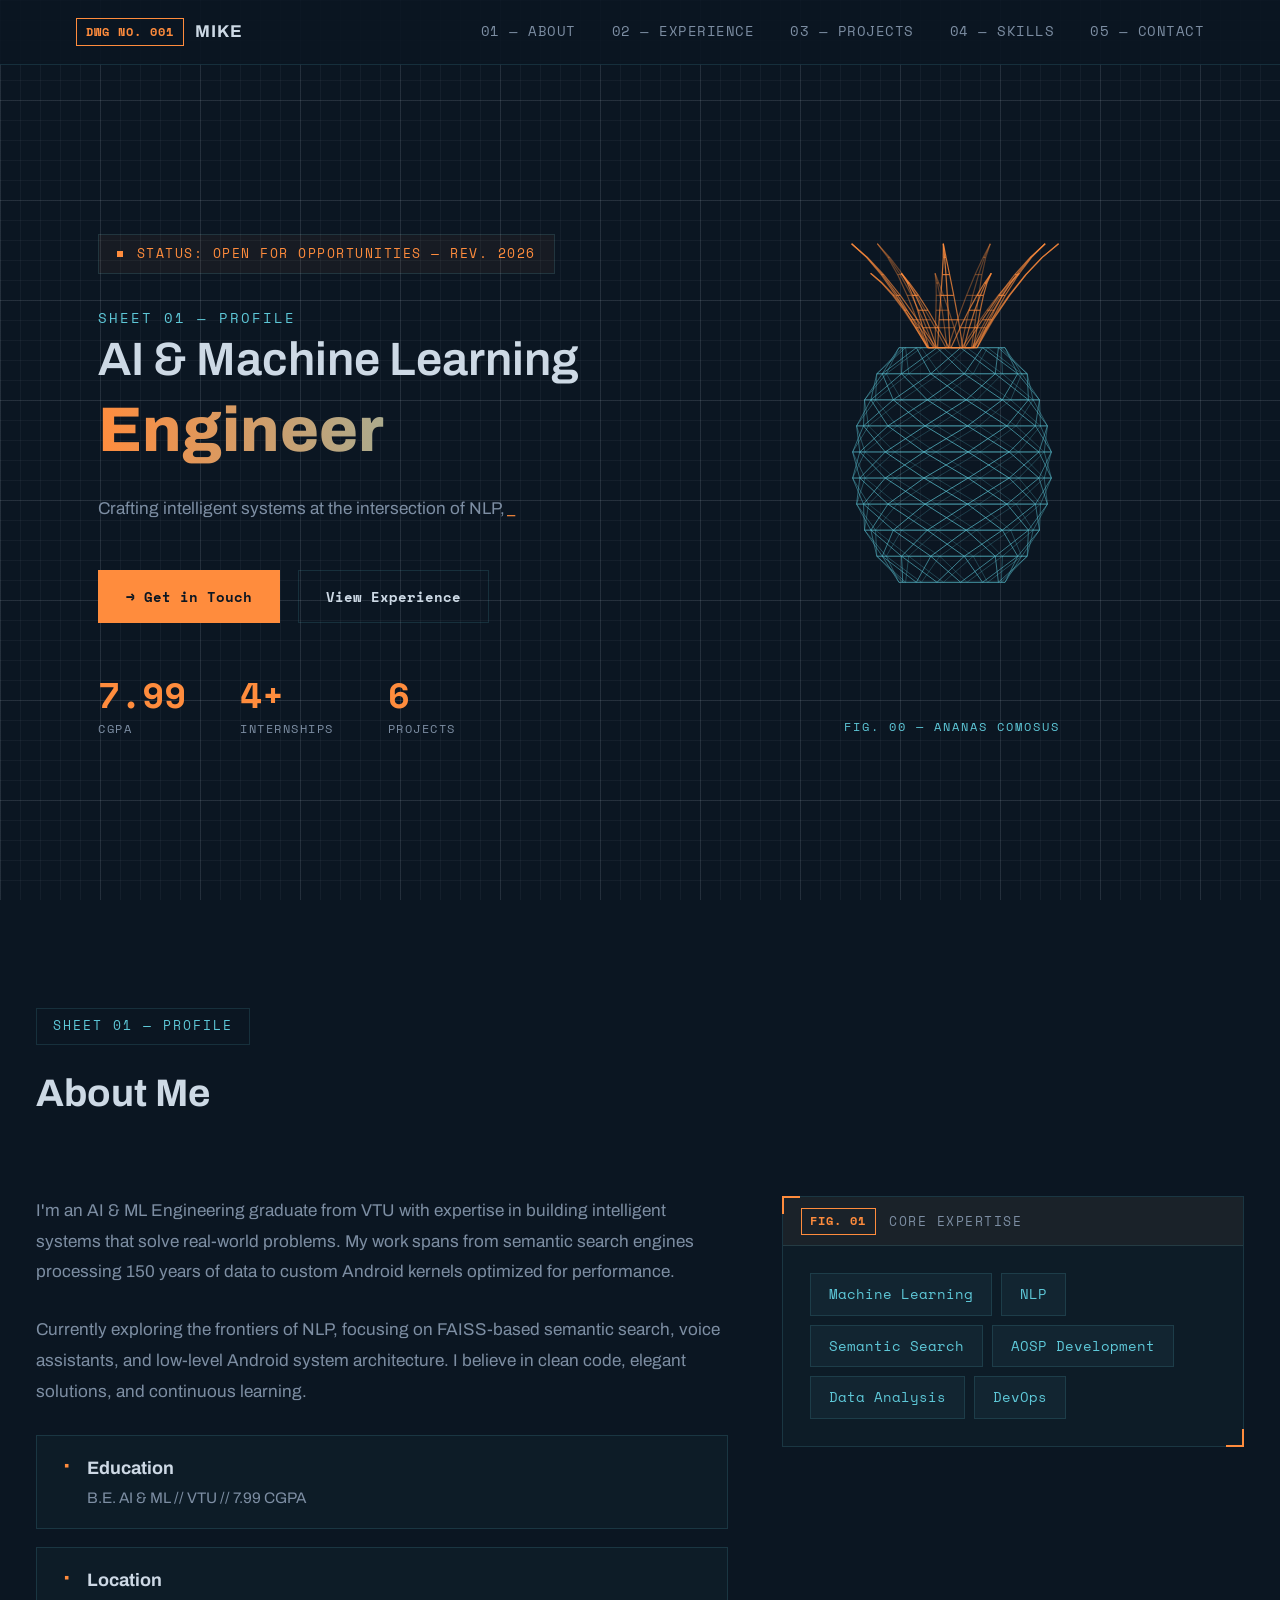
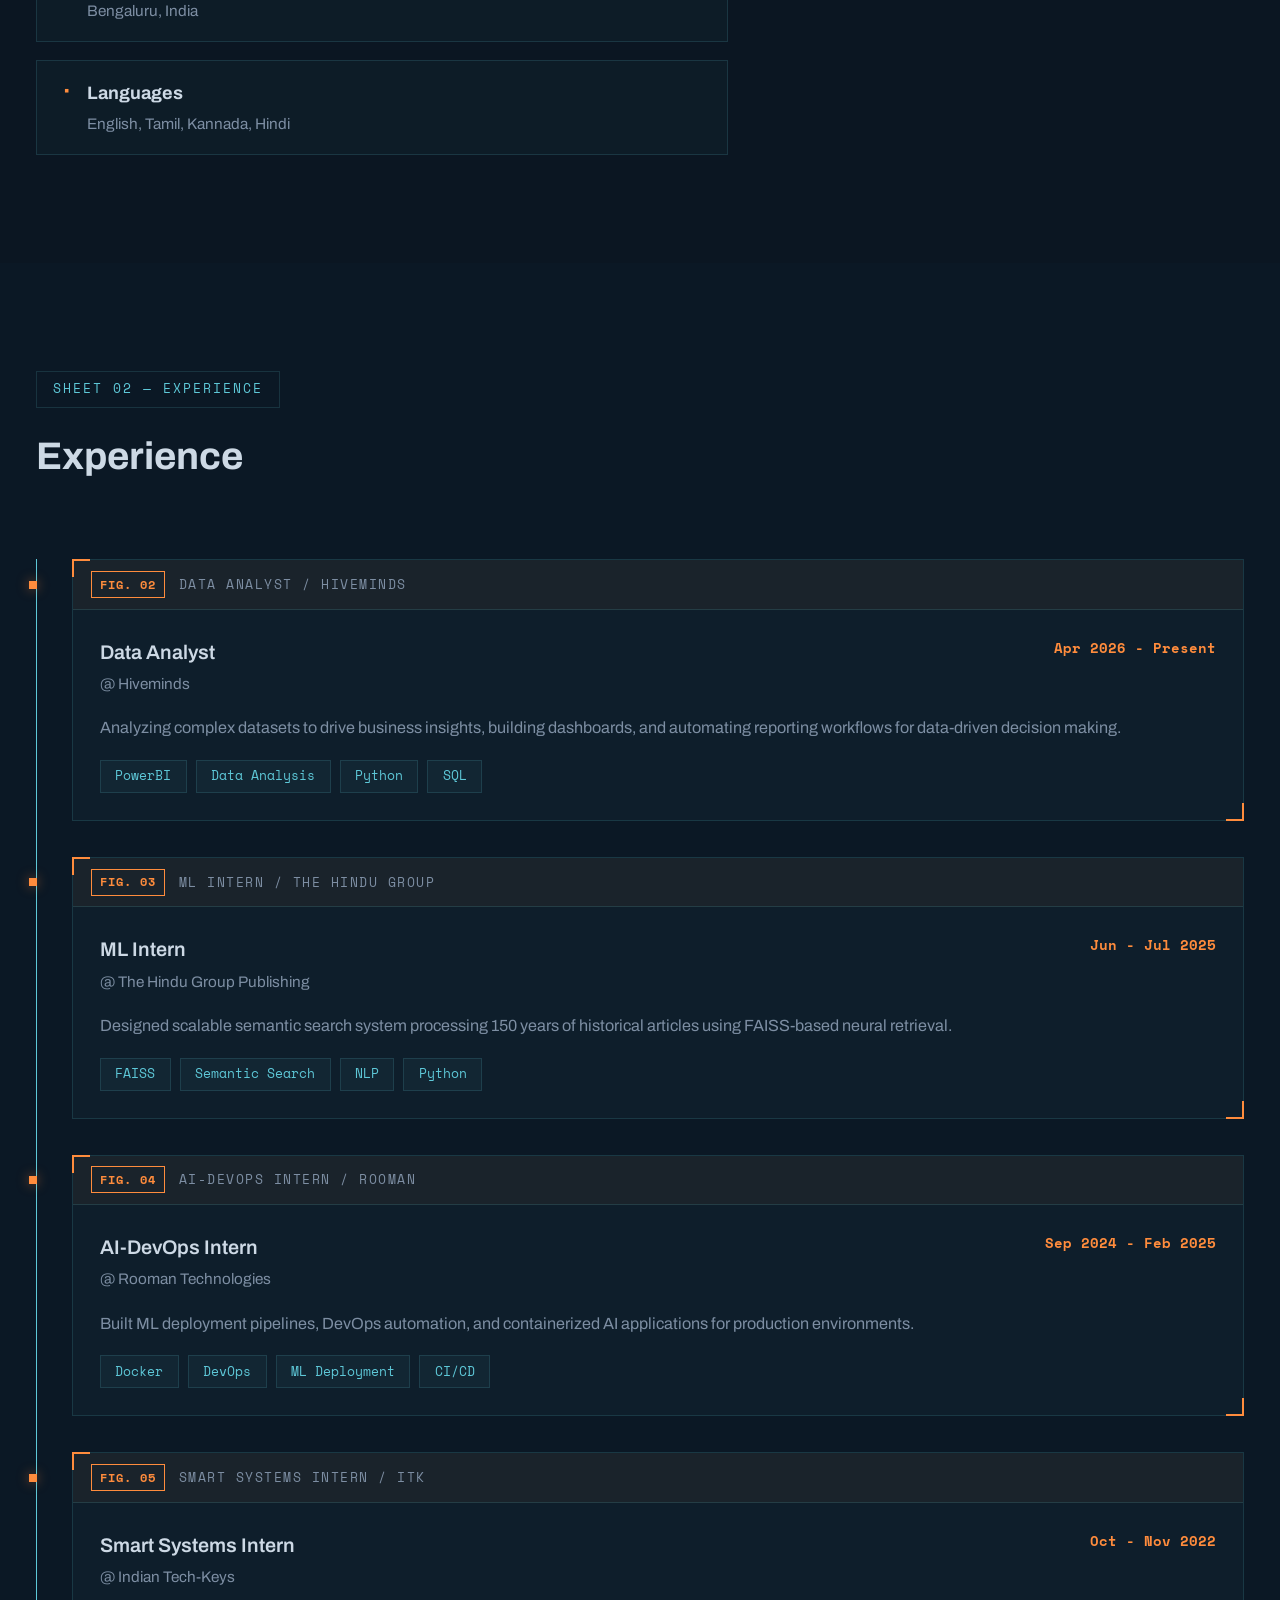
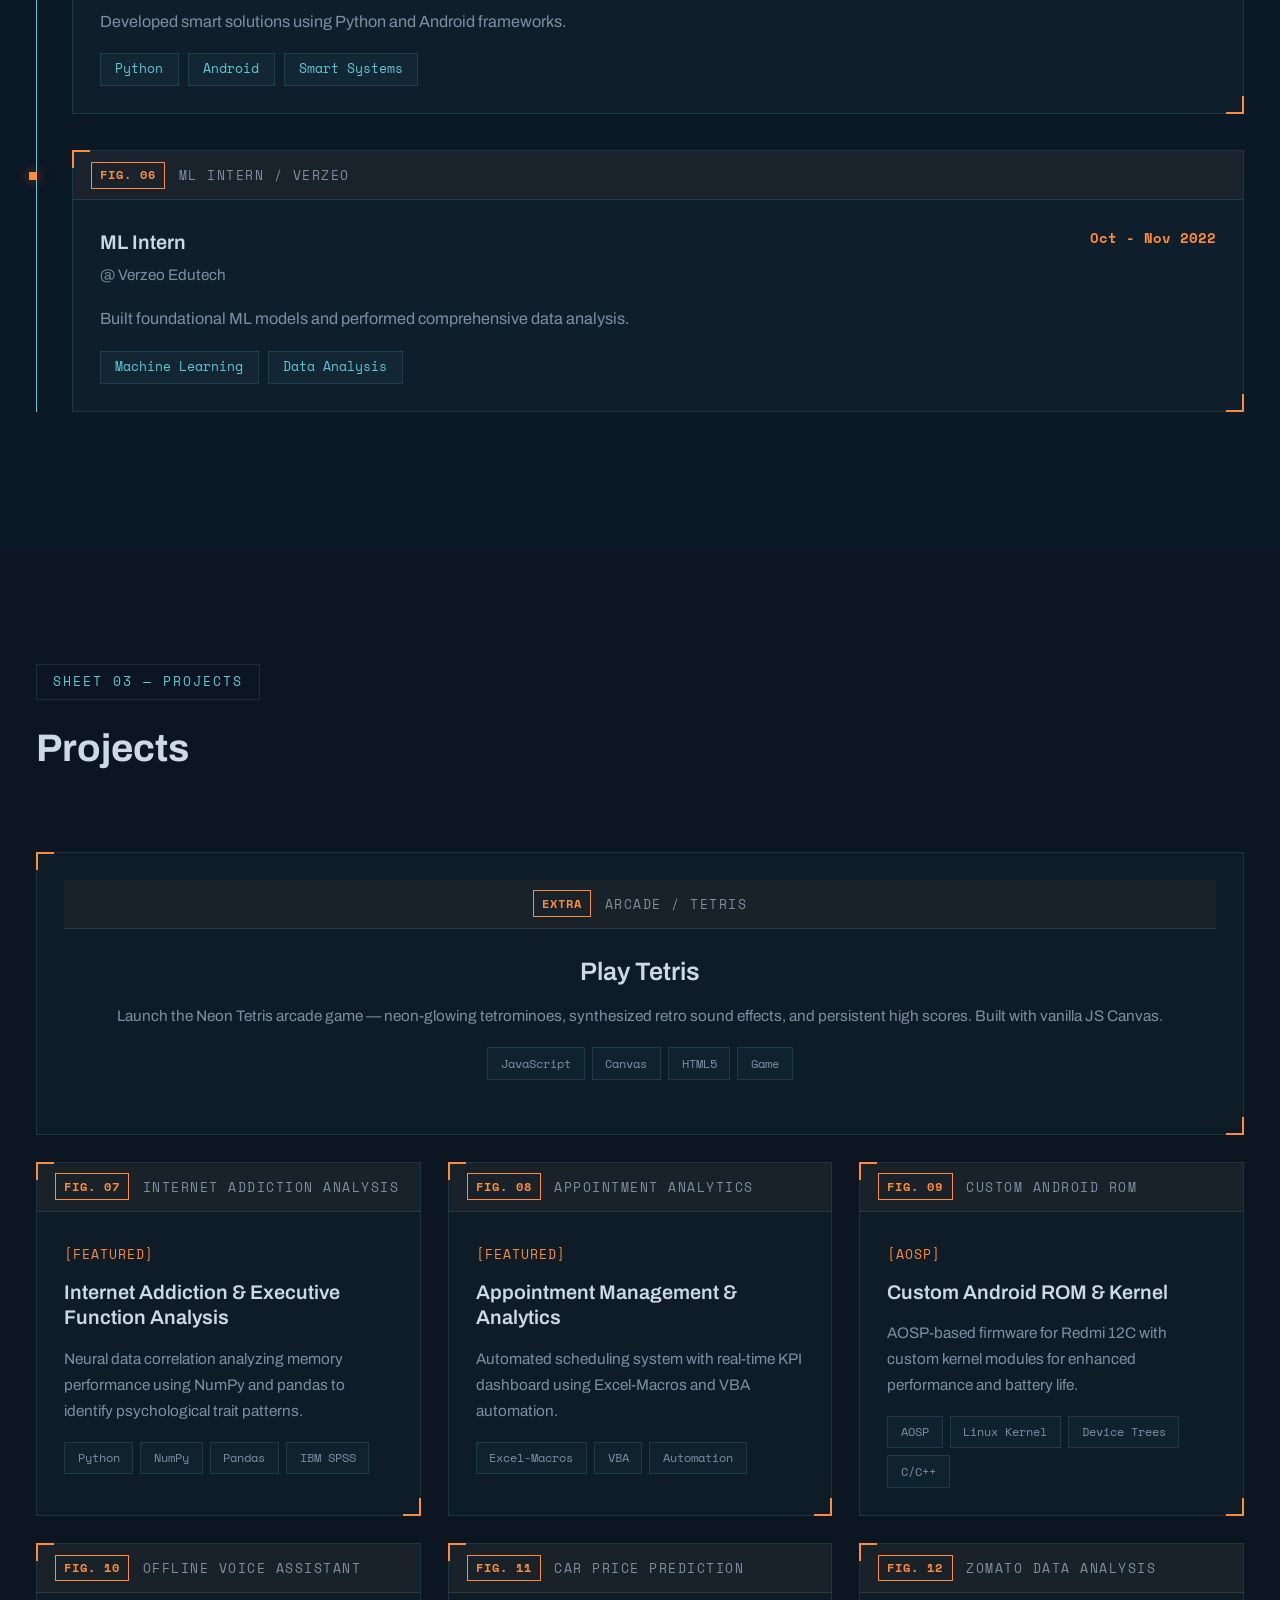
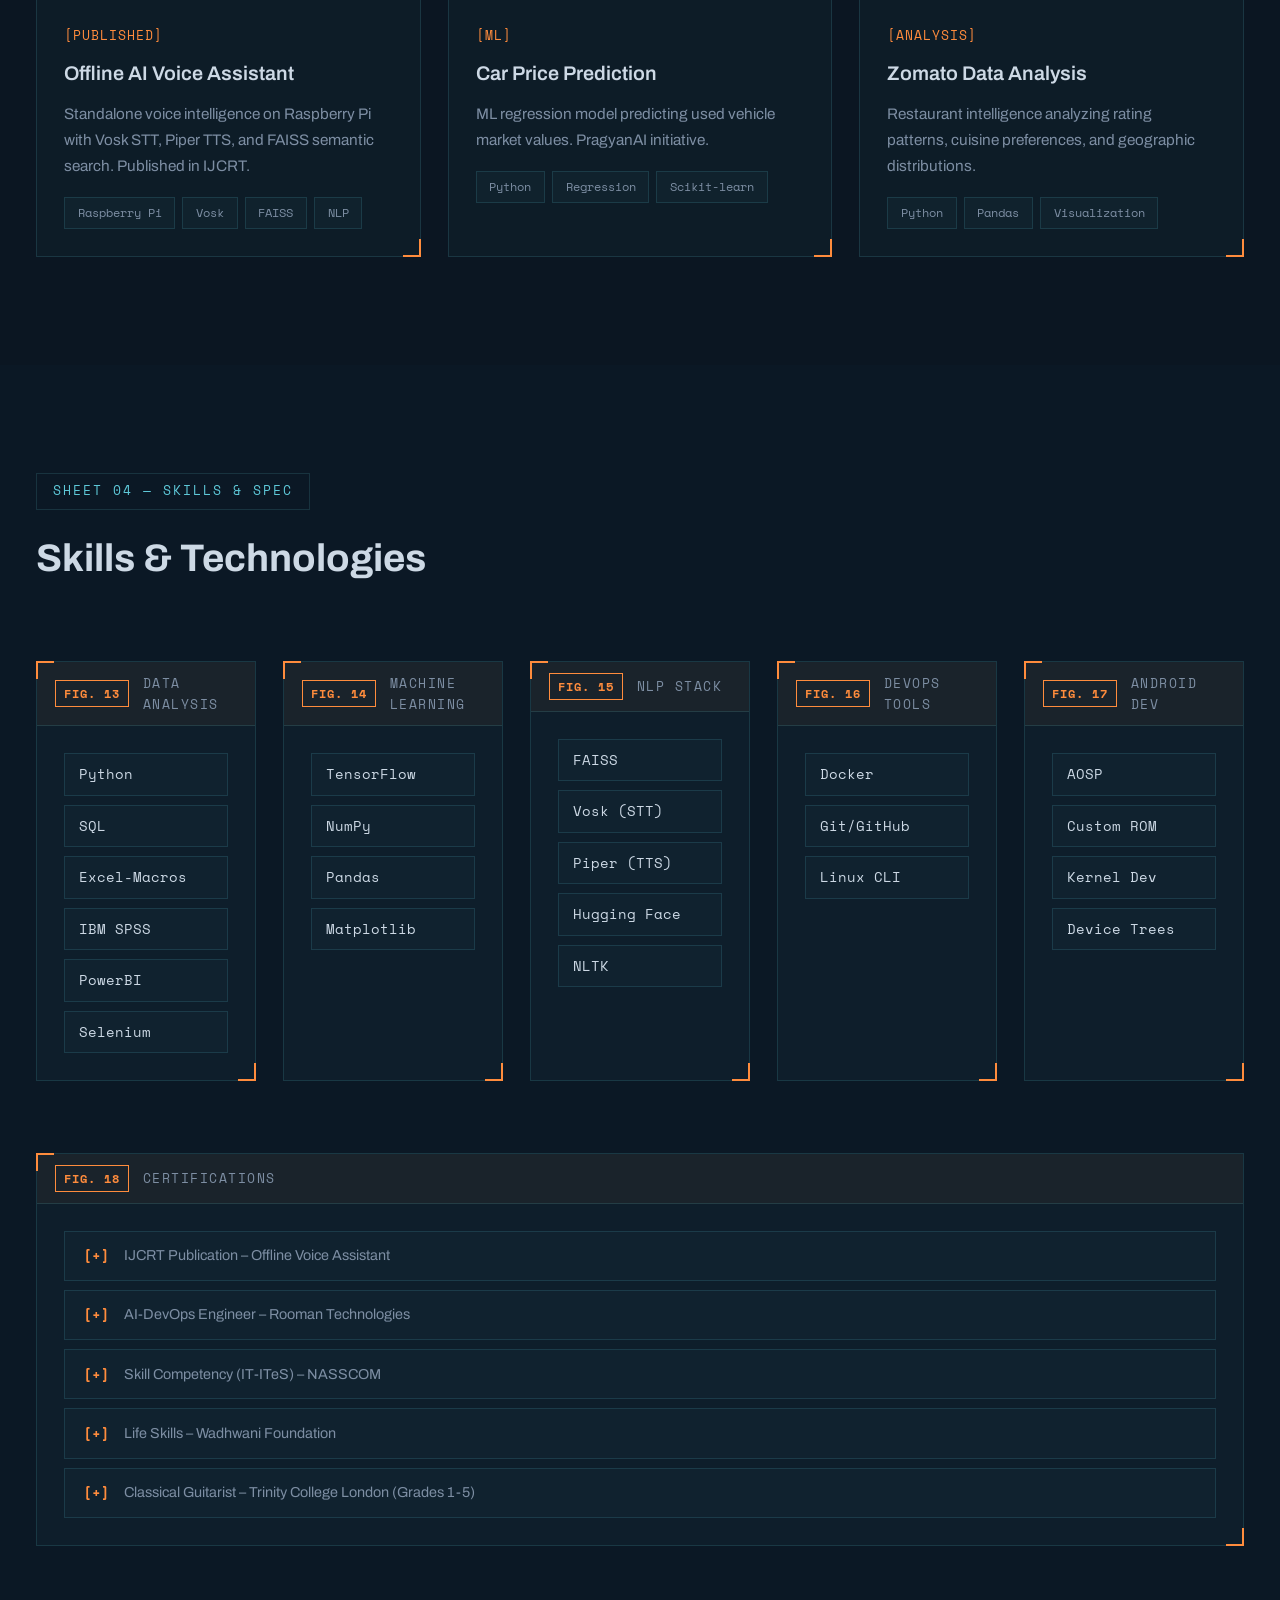
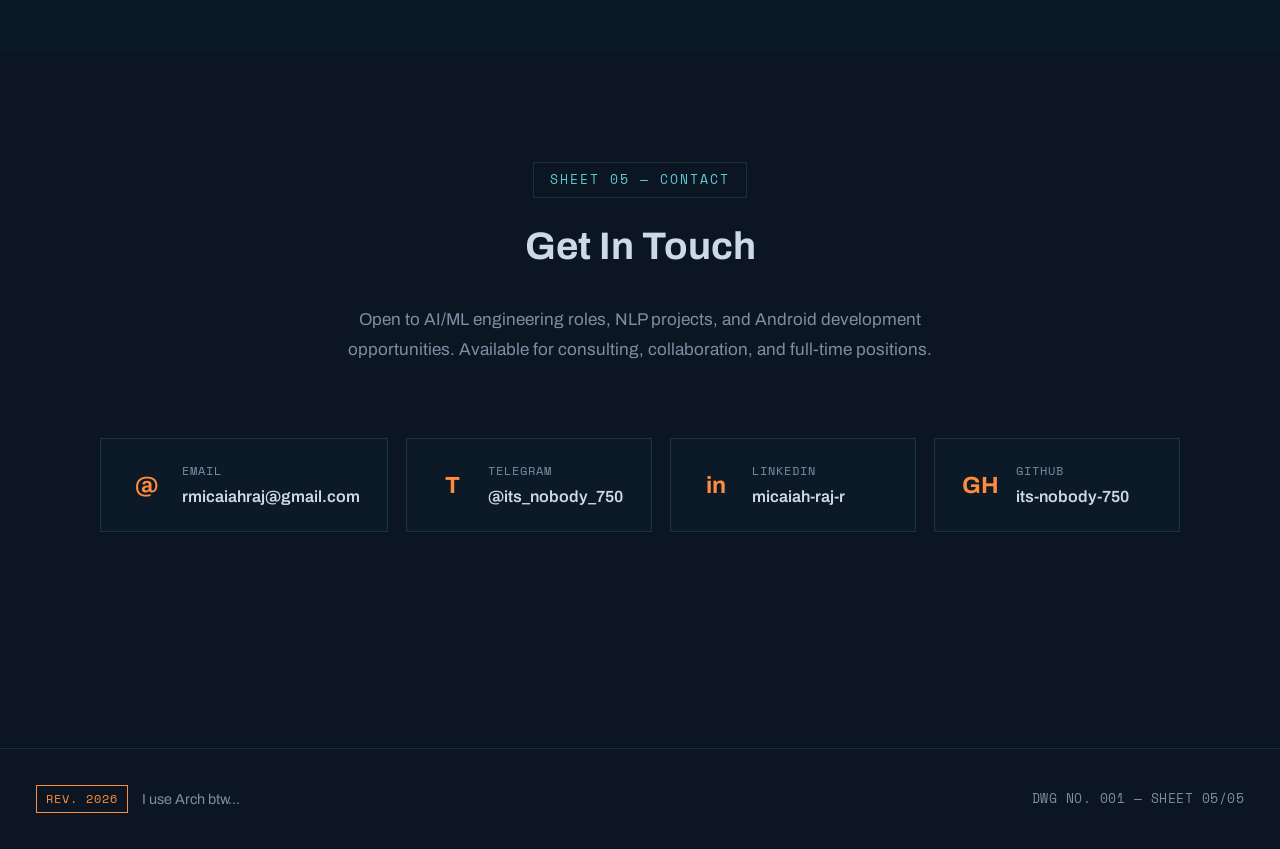
<file: index.html>
<!DOCTYPE html>
<html lang="en">
<head>
    <meta charset="UTF-8">
    <meta name="viewport" content="width=device-width, initial-scale=1.0">
    <title>Micaiah Raj — AI/ML Engineer</title>
    <meta name="description" content="AI & ML Engineer • NLP Specialist • AOSP Developer">
    <link rel="stylesheet" href="styles.css">
    <link rel="preconnect" href="https://fonts.googleapis.com">
    <link rel="preconnect" href="https://fonts.gstatic.com" crossorigin>
    <link href="https://fonts.googleapis.com/css2?family=Space+Mono:wght@400;700&family=Archivo:wght@400;500;600;700;800&display=swap" rel="stylesheet">
</head>
<body>
    <div class="grid-bg" id="gridBg"></div>

    <div class="main-content" id="mainContent">
        <nav class="nav">
            <div class="nav-content">
                <a href="#" class="nav-brand">
                    <span class="nav-tag">DWG NO. 001</span>
                    <span class="nav-name">MIKE</span>
                </a>
                <div class="nav-links" id="navLinks">
                    <a href="#about">01 — ABOUT</a>
                    <a href="#work">02 — EXPERIENCE</a>
                    <a href="#projects">03 — PROJECTS</a>
                    <a href="#skills">04 — SKILLS</a>
                    <a href="#contact">05 — CONTACT</a>
                </div>
                <button class="nav-burger" id="navBurger">
                    <span></span>
                    <span></span>
                    <span></span>
                </button>
            </div>
        </nav>

        <section class="hero">
            <div class="container">
                <div class="hero-content">
                    <div class="hero-badge">
                        <span class="badge-dot"></span>
                        <span class="status-text">STATUS: OPEN FOR OPPORTUNITIES — REV. 2026</span>
                    </div>
                    <h1 class="hero-title">
                        <span class="line line-1 hero-eyebrow">SHEET 01 — PROFILE</span>
                        <span class="line line-2">AI &amp; Machine Learning</span>
                        <span class="line line-3 gradient-text">Engineer</span>
                    </h1>
                    <p class="hero-desc typewriter" data-text="Crafting intelligent systems at the intersection of NLP, semantic search, and Android system architecture. Turning complex problems into elegant solutions."></p>
                    <div class="hero-actions">
                        <a href="#contact" class="btn btn-primary">
                            <span class="btn-arrow">&rarr;</span> Get in Touch
                        </a>
                        <a href="#work" class="btn btn-secondary">View Experience</a>
                    </div>
                    <div class="hero-stats">
                        <div class="stat">
                            <div class="stat-value">7.99</div>
                            <div class="stat-label">CGPA</div>
                        </div>
                        <div class="stat">
                            <div class="stat-value">4+</div>
                            <div class="stat-label">INTERNSHIPS</div>
                        </div>
                        <div class="stat">
                            <div class="stat-value">6</div>
                            <div class="stat-label">PROJECTS</div>
                        </div>
                    </div>
                </div>
                <div class="hero-visual">
                    <canvas id="pineappleCanvas" width="460" height="460"></canvas>
                    <span class="visual-caption">FIG. 00 — ANANAS COMOSUS</span>
                </div>
            </div>
        </section>

        <section class="section" id="about">
            <div class="container">
                <div class="section-header">
                    <span class="section-label">SHEET 01 — PROFILE</span>
                    <h2 class="section-title">About Me</h2>
                </div>
                <div class="about-grid">
                    <div class="about-content">
                        <p class="about-text">
                            I'm an AI &amp; ML Engineering graduate from VTU with expertise in building
                            intelligent systems that solve real-world problems. My work spans from
                            semantic search engines processing 150 years of data to custom Android
                            kernels optimized for performance.
                        </p>
                        <p class="about-text">
                            Currently exploring the frontiers of NLP, focusing on FAISS-based semantic
                            search, voice assistants, and low-level Android system architecture.
                            I believe in clean code, elegant solutions, and continuous learning.
                        </p>
                        <div class="about-highlights">
                            <div class="highlight">
                                <span class="highlight-icon">&#9642;</span>
                                <div>
                                    <h4>Education</h4>
                                    <p>B.E. AI & ML // VTU // 7.99 CGPA</p>
                                </div>
                            </div>
                            <div class="highlight">
                                <span class="highlight-icon">&#9642;</span>
                                <div>
                                    <h4>Location</h4>
                                    <p>Bengaluru, India</p>
                                </div>
                            </div>
                            <div class="highlight">
                                <span class="highlight-icon">&#9642;</span>
                                <div>
                                    <h4>Languages</h4>
                                    <p>English, Tamil, Kannada, Hindi</p>
                                </div>
                            </div>
                        </div>
                    </div>
                    <div class="about-skills-preview">
                        <div class="tb-card">
                            <div class="tb-header">
                                <span class="tb-tag">FIG. 01</span>
                                <span class="tb-label">Core Expertise</span>
                            </div>
                            <div class="tb-body">
                                <div class="skill-tags">
                                    <span>Machine Learning</span>
                                    <span>NLP</span>
                                    <span>Semantic Search</span>
                                    <span>AOSP Development</span>
                                    <span>Data Analysis</span>
                                    <span>DevOps</span>
                                </div>
                            </div>
                        </div>
                    </div>
                </div>
            </div>
        </section>

        <section class="section section-dark" id="work">
            <div class="container">
                <div class="section-header">
                    <span class="section-label">SHEET 02 — EXPERIENCE</span>
                    <h2 class="section-title">Experience</h2>
                </div>
                <div class="timeline">
                    <div class="timeline-item">
                        <div class="timeline-dot"></div>
                        <div class="timeline-card tb-card">
                            <div class="tb-header">
                                <span class="tb-tag">FIG. 02</span>
                                <span class="tb-label">Data Analyst / Hiveminds</span>
                            </div>
                            <div class="tb-body">
                                <div class="card-header">
                                    <div>
                                        <h3>Data Analyst</h3>
                                        <p class="company">@ Hiveminds</p>
                                    </div>
                                    <span class="date">Apr 2026 - Present</span>
                                </div>
                                <p class="card-desc">
                                    Analyzing complex datasets to drive business insights, building dashboards,
                                    and automating reporting workflows for data-driven decision making.
                                </p>
                                <div class="card-tags">
                                    <span>PowerBI</span>
                                    <span>Data Analysis</span>
                                    <span>Python</span>
                                    <span>SQL</span>
                                </div>
                            </div>
                        </div>
                    </div>

                    <div class="timeline-item">
                        <div class="timeline-dot"></div>
                        <div class="timeline-card tb-card">
                            <div class="tb-header">
                                <span class="tb-tag">FIG. 03</span>
                                <span class="tb-label">ML Intern / The Hindu Group</span>
                            </div>
                            <div class="tb-body">
                                <div class="card-header">
                                    <div>
                                        <h3>ML Intern</h3>
                                        <p class="company">@ The Hindu Group Publishing</p>
                                    </div>
                                    <span class="date">Jun - Jul 2025</span>
                                </div>
                                <p class="card-desc">
                                    Designed scalable semantic search system processing 150 years of historical
                                    articles using FAISS-based neural retrieval.
                                </p>
                                <div class="card-tags">
                                    <span>FAISS</span>
                                    <span>Semantic Search</span>
                                    <span>NLP</span>
                                    <span>Python</span>
                                </div>
                            </div>
                        </div>
                    </div>

                    <div class="timeline-item">
                        <div class="timeline-dot"></div>
                        <div class="timeline-card tb-card">
                            <div class="tb-header">
                                <span class="tb-tag">FIG. 04</span>
                                <span class="tb-label">AI-DevOps Intern / Rooman</span>
                            </div>
                            <div class="tb-body">
                                <div class="card-header">
                                    <div>
                                        <h3>AI-DevOps Intern</h3>
                                        <p class="company">@ Rooman Technologies</p>
                                    </div>
                                    <span class="date">Sep 2024 - Feb 2025</span>
                                </div>
                                <p class="card-desc">
                                    Built ML deployment pipelines, DevOps automation, and containerized AI applications
                                    for production environments.
                                </p>
                                <div class="card-tags">
                                    <span>Docker</span>
                                    <span>DevOps</span>
                                    <span>ML Deployment</span>
                                    <span>CI/CD</span>
                                </div>
                            </div>
                        </div>
                    </div>

                    <div class="timeline-item">
                        <div class="timeline-dot"></div>
                        <div class="timeline-card tb-card">
                            <div class="tb-header">
                                <span class="tb-tag">FIG. 05</span>
                                <span class="tb-label">Smart Systems Intern / ITK</span>
                            </div>
                            <div class="tb-body">
                                <div class="card-header">
                                    <div>
                                        <h3>Smart Systems Intern</h3>
                                        <p class="company">@ Indian Tech-Keys</p>
                                    </div>
                                    <span class="date">Oct - Nov 2022</span>
                                </div>
                                <p class="card-desc">
                                    Developed smart solutions using Python and Android frameworks.
                                </p>
                                <div class="card-tags">
                                    <span>Python</span>
                                    <span>Android</span>
                                    <span>Smart Systems</span>
                                </div>
                            </div>
                        </div>
                    </div>

                    <div class="timeline-item">
                        <div class="timeline-dot"></div>
                        <div class="timeline-card tb-card">
                            <div class="tb-header">
                                <span class="tb-tag">FIG. 06</span>
                                <span class="tb-label">ML Intern / Verzeo</span>
                            </div>
                            <div class="tb-body">
                                <div class="card-header">
                                    <div>
                                        <h3>ML Intern</h3>
                                        <p class="company">@ Verzeo Edutech</p>
                                    </div>
                                    <span class="date">Oct - Nov 2022</span>
                                </div>
                                <p class="card-desc">
                                    Built foundational ML models and performed comprehensive data analysis.
                                </p>
                                <div class="card-tags">
                                    <span>Machine Learning</span>
                                    <span>Data Analysis</span>
                                </div>
                            </div>
                        </div>
                    </div>
                </div>
            </div>
        </section>

        <section class="section" id="projects">
            <div class="container">
                <div class="section-header">
                    <span class="section-label">SHEET 03 — PROJECTS</span>
                    <h2 class="section-title">Projects</h2>
                </div>
                <div class="projects-grid">
                    <a href="tetris/" class="project-card tb-card" style="text-decoration:none;color:inherit;grid-column:1/-1;text-align:center;padding:1.5rem;cursor:pointer;">
                        <div class="tb-header" style="justify-content:center;">
                            <span class="tb-tag">EXTRA</span>
                            <span class="tb-label">Arcade / Tetris</span>
                        </div>
                        <div class="tb-body">
                            <h3 style="font-size:1.4rem;">Play Tetris</h3>
                            <p>Launch the Neon Tetris arcade game — neon-glowing tetrominoes, synthesized retro sound effects, and persistent high scores. Built with vanilla JS Canvas.</p>
                            <div class="project-tags" style="justify-content:center;">
                                <span>JavaScript</span>
                                <span>Canvas</span>
                                <span>HTML5</span>
                                <span>Game</span>
                            </div>
                        </div>
                    </a>

                    <div class="project-card tb-card">
                        <div class="tb-header">
                            <span class="tb-tag">FIG. 07</span>
                            <span class="tb-label">Internet Addiction Analysis</span>
                        </div>
                        <div class="tb-body">
                            <div class="project-badge">[FEATURED]</div>
                            <h3>Internet Addiction & Executive Function Analysis</h3>
                            <p>
                                Neural data correlation analyzing memory performance using NumPy and pandas
                                to identify psychological trait patterns.
                            </p>
                            <div class="project-tags">
                                <span>Python</span>
                                <span>NumPy</span>
                                <span>Pandas</span>
                                <span>IBM SPSS</span>
                            </div>
                        </div>
                    </div>

                    <div class="project-card tb-card">
                        <div class="tb-header">
                            <span class="tb-tag">FIG. 08</span>
                            <span class="tb-label">Appointment Analytics</span>
                        </div>
                        <div class="tb-body">
                            <div class="project-badge">[FEATURED]</div>
                            <h3>Appointment Management & Analytics</h3>
                            <p>
                                Automated scheduling system with real-time KPI dashboard using
                                Excel-Macros and VBA automation.
                            </p>
                            <div class="project-tags">
                                <span>Excel-Macros</span>
                                <span>VBA</span>
                                <span>Automation</span>
                            </div>
                        </div>
                    </div>

                    <div class="project-card tb-card">
                        <div class="tb-header">
                            <span class="tb-tag">FIG. 09</span>
                            <span class="tb-label">Custom Android ROM</span>
                        </div>
                        <div class="tb-body">
                            <div class="project-badge">[AOSP]</div>
                            <h3>Custom Android ROM & Kernel</h3>
                            <p>
                                AOSP-based firmware for Redmi 12C with custom kernel modules for
                                enhanced performance and battery life.
                            </p>
                            <div class="project-tags">
                                <span>AOSP</span>
                                <span>Linux Kernel</span>
                                <span>Device Trees</span>
                                <span>C/C++</span>
                            </div>
                        </div>
                    </div>

                    <div class="project-card tb-card">
                        <div class="tb-header">
                            <span class="tb-tag">FIG. 10</span>
                            <span class="tb-label">Offline Voice Assistant</span>
                        </div>
                        <div class="tb-body">
                            <div class="project-badge">[PUBLISHED]</div>
                            <h3>Offline AI Voice Assistant</h3>
                            <p>
                                Standalone voice intelligence on Raspberry Pi with Vosk STT, Piper TTS,
                                and FAISS semantic search. Published in IJCRT.
                            </p>
                            <div class="project-tags">
                                <span>Raspberry Pi</span>
                                <span>Vosk</span>
                                <span>FAISS</span>
                                <span>NLP</span>
                            </div>
                        </div>
                    </div>

                    <div class="project-card tb-card">
                        <div class="tb-header">
                            <span class="tb-tag">FIG. 11</span>
                            <span class="tb-label">Car Price Prediction</span>
                        </div>
                        <div class="tb-body">
                            <div class="project-badge">[ML]</div>
                            <h3>Car Price Prediction</h3>
                            <p>
                                ML regression model predicting used vehicle market values.
                                PragyanAI initiative.
                            </p>
                            <div class="project-tags">
                                <span>Python</span>
                                <span>Regression</span>
                                <span>Scikit-learn</span>
                            </div>
                        </div>
                    </div>

                    <div class="project-card tb-card">
                        <div class="tb-header">
                            <span class="tb-tag">FIG. 12</span>
                            <span class="tb-label">Zomato Data Analysis</span>
                        </div>
                        <div class="tb-body">
                            <div class="project-badge">[ANALYSIS]</div>
                            <h3>Zomato Data Analysis</h3>
                            <p>
                                Restaurant intelligence analyzing rating patterns, cuisine preferences,
                                and geographic distributions.
                            </p>
                            <div class="project-tags">
                                <span>Python</span>
                                <span>Pandas</span>
                                <span>Visualization</span>
                            </div>
                        </div>
                    </div>
                </div>
            </div>
        </section>

        <section class="section section-dark" id="skills">
            <div class="container">
                <div class="section-header">
                    <span class="section-label">SHEET 04 — SKILLS &amp; SPEC</span>
                    <h2 class="section-title">Skills & Technologies</h2>
                </div>
                <div class="skills-grid">
                    <div class="skill-category tb-card">
                        <div class="tb-header">
                            <span class="tb-tag">FIG. 13</span>
                            <span class="tb-label">Data Analysis</span>
                        </div>
                        <div class="tb-body">
                            <div class="skills-list">
                                <span>Python</span>
                                <span>SQL</span>
                                <span>Excel-Macros</span>
                                <span>IBM SPSS</span>
                                <span>PowerBI</span>
                                <span>Selenium</span>
                            </div>
                        </div>
                    </div>
                    <div class="skill-category tb-card">
                        <div class="tb-header">
                            <span class="tb-tag">FIG. 14</span>
                            <span class="tb-label">Machine Learning</span>
                        </div>
                        <div class="tb-body">
                            <div class="skills-list">
                                <span>TensorFlow</span>
                                <span>NumPy</span>
                                <span>Pandas</span>
                                <span>Matplotlib</span>
                            </div>
                        </div>
                    </div>
                    <div class="skill-category tb-card">
                        <div class="tb-header">
                            <span class="tb-tag">FIG. 15</span>
                            <span class="tb-label">NLP Stack</span>
                        </div>
                        <div class="tb-body">
                            <div class="skills-list">
                                <span>FAISS</span>
                                <span>Vosk (STT)</span>
                                <span>Piper (TTS)</span>
                                <span>Hugging Face</span>
                                <span>NLTK</span>
                            </div>
                        </div>
                    </div>
                    <div class="skill-category tb-card">
                        <div class="tb-header">
                            <span class="tb-tag">FIG. 16</span>
                            <span class="tb-label">DevOps Tools</span>
                        </div>
                        <div class="tb-body">
                            <div class="skills-list">
                                <span>Docker</span>
                                <span>Git/GitHub</span>
                                <span>Linux CLI</span>
                            </div>
                        </div>
                    </div>
                    <div class="skill-category tb-card">
                        <div class="tb-header">
                            <span class="tb-tag">FIG. 17</span>
                            <span class="tb-label">Android Dev</span>
                        </div>
                        <div class="tb-body">
                            <div class="skills-list">
                                <span>AOSP</span>
                                <span>Custom ROM</span>
                                <span>Kernel Dev</span>
                                <span>Device Trees</span>
                            </div>
                        </div>
                    </div>
                </div>

                <div class="tb-card">
                    <div class="tb-header">
                        <span class="tb-tag">FIG. 18</span>
                        <span class="tb-label">Certifications</span>
                    </div>
                    <div class="tb-body">
                        <div class="cert-list">
                            <div class="cert-item"><span class="cert-check">[+]</span> IJCRT Publication – Offline Voice Assistant</div>
                            <div class="cert-item"><span class="cert-check">[+]</span> AI-DevOps Engineer – Rooman Technologies</div>
                            <div class="cert-item"><span class="cert-check">[+]</span> Skill Competency (IT-ITeS) – NASSCOM</div>
                            <div class="cert-item"><span class="cert-check">[+]</span> Life Skills – Wadhwani Foundation</div>
                            <div class="cert-item"><span class="cert-check">[+]</span> Classical Guitarist – Trinity College London (Grades 1-5)</div>
                        </div>
                    </div>
                </div>
            </div>
        </section>

        <section class="section" id="contact">
            <div class="container">
                <div class="contact-container">
                    <div class="contact-content">
                        <div class="section-header">
                            <span class="section-label">SHEET 05 — CONTACT</span>
                            <h2 class="section-title">Get In Touch</h2>
                        </div>
                        <p>
                            Open to AI/ML engineering roles, NLP projects, and Android development opportunities.
                            Available for consulting, collaboration, and full-time positions.
                        </p>
                    </div>
                    <div class="contact-links">
                        <a href="mailto:rmicaiahraj@gmail.com" class="contact-link">
                            <span class="contact-icon">@</span>
                            <div>
                                <span class="link-label">EMAIL</span>
                                <span class="link-value">rmicaiahraj@gmail.com</span>
                            </div>
                        </a>

                        <a href="https://t.me/its_nobody_750" target="_blank" class="contact-link">
                            <span class="contact-icon">T</span>
                            <div>
                                <span class="link-label">TELEGRAM</span>
                                <span class="link-value">@its_nobody_750</span>
                            </div>
                        </a>

                        <a href="https://linkedin.com/in/micaiah-raj-r" target="_blank" class="contact-link">
                            <span class="contact-icon">in</span>
                            <div>
                                <span class="link-label">LINKEDIN</span>
                                <span class="link-value">micaiah-raj-r</span>
                            </div>
                        </a>

                        <a href="https://github.com/its-nobody-750" target="_blank" class="contact-link">
                            <span class="contact-icon">GH</span>
                            <div>
                                <span class="link-label">GITHUB</span>
                                <span class="link-value">its-nobody-750</span>
                            </div>
                        </a>

                    </div>
                </div>
            </div>
        </section>

        <footer class="footer">
            <div class="container">
                <div class="footer-content">
                    <div class="footer-left">
                        <span class="footer-tag">REV. 2026</span>
                        <p>I use Arch btw...</p>
                    </div>
                    <div class="footer-right">
                        <p class="footer-mark">DWG NO. 001 — SHEET 05/05</p>
                    </div>
                </div>
            </div>
        </footer>
    </div>

    <script src="script.js"></script>
</body>
</html>
</file>
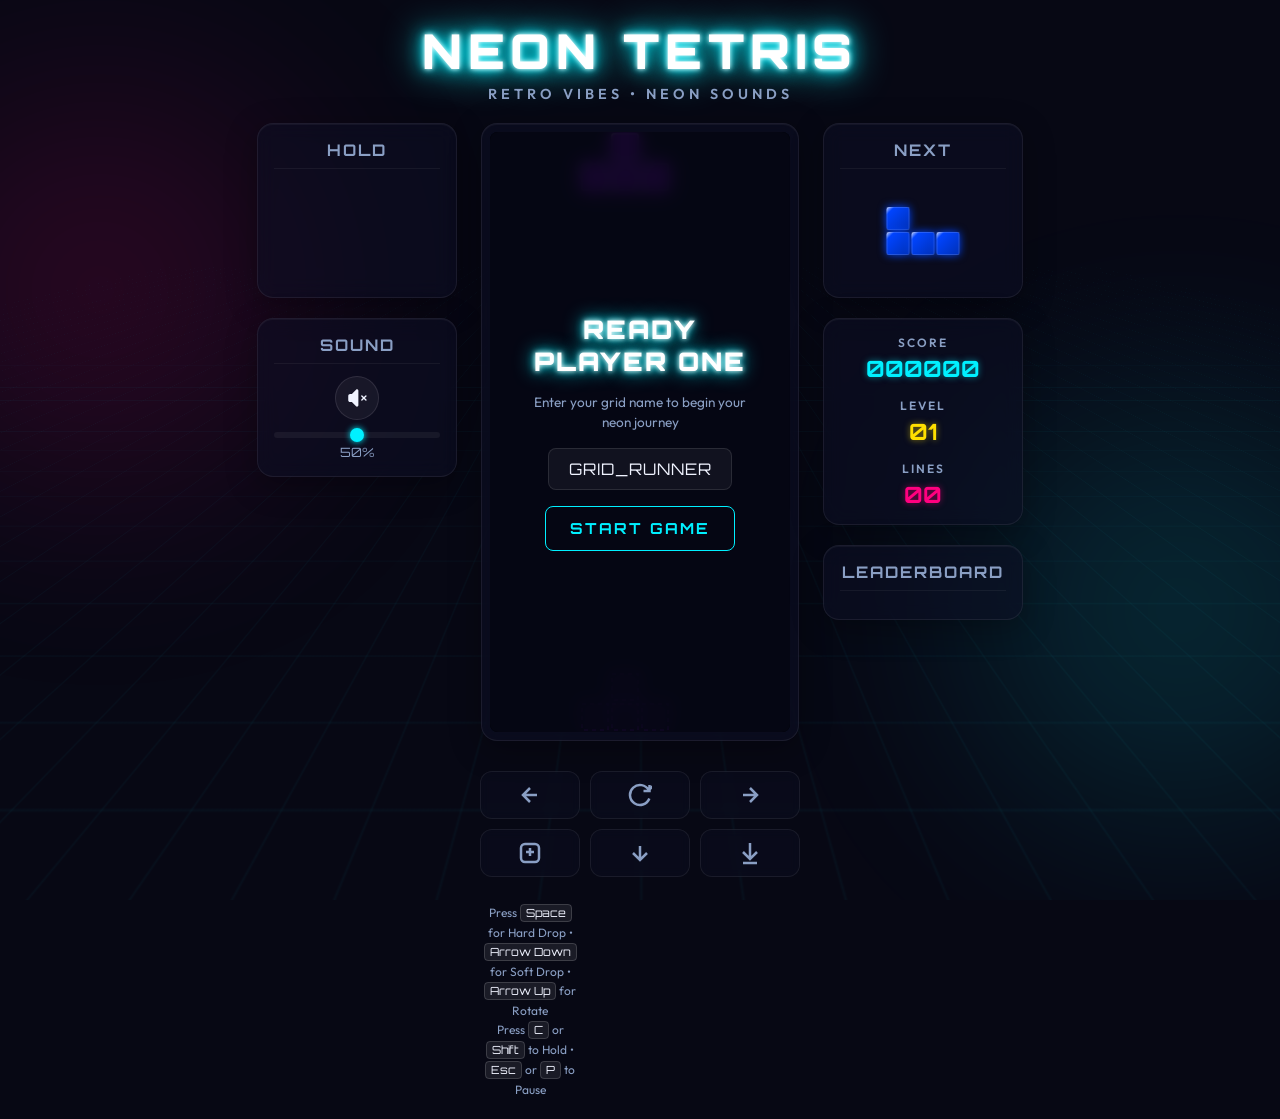
<file: tetris/index.html>
<!DOCTYPE html>
<html lang="en">
<head>
    <meta charset="UTF-8">
    <meta name="viewport" content="width=device-width, initial-scale=1.0">
    <meta name="description" content="Play Neon Tetris, a modern arcade game with stunning visual effects, neon-glowing tetrominoes, synthesized retro sound effects, and persistent local high scores.">
    <title>Neon Tetris - The Ultimate Grid Runner</title>
    <!-- Google Fonts -->
    <link rel="preconnect" href="https://fonts.googleapis.com">
    <link rel="preconnect" href="https://fonts.gstatic.com" crossorigin>
    <link href="https://fonts.googleapis.com/css2?family=Orbitron:wght@400;700;900&family=Outfit:wght@300;400;600;700&display=swap" rel="stylesheet">
    <!-- Main CSS stylesheet -->
    <link rel="stylesheet" href="style.css">
</head>
<body>
    <div class="app-background">
        <!-- Floating background neon grids -->
        <div class="bg-grid"></div>
        <div class="bg-glow bg-glow-left"></div>
        <div class="bg-glow bg-glow-right"></div>
    </div>

    <div class="app-container">
        <header class="app-header">
            <h1 id="game-title" class="glow-text">NEON TETRIS</h1>
            <p class="subtitle">RETRO VIBES &bull; NEON SOUNDS</p>
        </header>

        <main class="game-area">
            <!-- Left Sidebar: Hold Panel & Sound -->
            <aside class="sidebar left-sidebar">
                <section class="hud-panel glass-panel" id="hold-panel">
                    <h2 class="panel-title">HOLD</h2>
                    <div class="preview-box">
                        <canvas id="hold-canvas" width="100" height="100"></canvas>
                    </div>
                </section>

                <section class="hud-panel glass-panel" id="audio-panel">
                    <h2 class="panel-title">SOUND</h2>
                    <div class="audio-controls">
                        <button id="mute-btn" class="icon-btn" aria-label="Toggle Sound">
                            <!-- SVG Speaker Icon -->
                            <svg id="speaker-icon" xmlns="http://www.w3.org/2000/svg" viewBox="0 0 24 24" fill="currentColor" class="icon">
                                <path d="M13.5 4.06c0-1.336-1.616-2.005-2.56-1.06l-4.5 4.5H4.508c-1.141 0-2.063.922-2.063 2.063v4.874c0 1.141.922 2.062 2.063 2.062h1.932l4.5 4.5c.944.945 2.56.276 2.56-1.06V4.06zM17.78 9.22a.75.75 0 10-1.06 1.06L18.44 12l-1.72 1.72a.75.75 0 001.06 1.06l1.72-1.72 1.72 1.72a.75.75 0 101.06-1.06L20.56 12l1.72-1.72a.75.75 0 00-1.06-1.06l-1.72 1.72-1.72-1.72z" />
                            </svg>
                        </button>
                        <div class="slider-container">
                            <input type="range" id="volume-slider" min="0" max="100" value="50" aria-label="Volume Slider">
                            <span id="volume-val">50%</span>
                        </div>
                    </div>
                </section>
            </aside>

            <!-- Center: Game Board -->
            <section class="board-container">
                <div class="board-frame glass-panel">
                    <canvas id="game-canvas" width="300" height="600"></canvas>

                    <!-- Game Screen Overlay - Start Screen -->
                    <div id="start-overlay" class="screen-overlay active">
                        <div class="overlay-content">
                            <h2 class="overlay-title glow-text-cyan">READY PLAYER ONE</h2>
                            <p class="overlay-desc">Enter your grid name to begin your neon journey</p>
                            <div class="input-container">
                                <input type="text" id="player-name-input" maxlength="12" placeholder="GRID_RUNNER" value="GRID_RUNNER">
                            </div>
                            <button id="start-game-btn" class="action-btn glow-btn-cyan">START GAME</button>
                        </div>
                    </div>

                    <!-- Game Screen Overlay - Pause Screen -->
                    <div id="pause-overlay" class="screen-overlay">
                        <div class="overlay-content">
                            <h2 class="overlay-title glow-text-yellow">GAME PAUSED</h2>
                            <p class="overlay-desc">Catch your breath, grid runner</p>
                            <button id="resume-game-btn" class="action-btn glow-btn-yellow">RESUME</button>
                        </div>
                    </div>

                    <!-- Game Screen Overlay - Game Over Screen -->
                    <div id="game-over-overlay" class="screen-overlay">
                        <div class="overlay-content">
                            <h2 class="overlay-title glow-text-magenta animate-pulse">GAME OVER</h2>
                            <p class="overlay-desc">You crashed into the grid ceiling!</p>
                            <div class="final-score-box">
                                <p class="final-score-label">FINAL SCORE</p>
                                <p id="final-score-val" class="final-score-number text-glow-magenta">0</p>
                            </div>
                            <button id="restart-game-btn" class="action-btn glow-btn-magenta">PLAY AGAIN</button>
                        </div>
                    </div>
                </div>
            </section>

            <!-- Right Sidebar: Score, Stats & Next Piece -->
            <aside class="sidebar right-sidebar">
                <section class="hud-panel glass-panel" id="next-panel">
                    <h2 class="panel-title">NEXT</h2>
                    <div class="preview-box">
                        <canvas id="next-canvas" width="100" height="100"></canvas>
                    </div>
                </section>

                <section class="hud-panel glass-panel" id="stats-panel">
                    <div class="stat-row">
                        <span class="stat-label">SCORE</span>
                        <span id="score-display" class="stat-value text-glow-cyan">000000</span>
                    </div>
                    <div class="stat-row">
                        <span class="stat-label">LEVEL</span>
                        <span id="level-display" class="stat-value text-glow-yellow">01</span>
                    </div>
                    <div class="stat-row">
                        <span class="stat-label">LINES</span>
                        <span id="lines-display" class="stat-value text-glow-magenta">00</span>
                    </div>
                </section>

                <section class="hud-panel glass-panel" id="leaderboard-panel">
                    <h2 class="panel-title">LEADERBOARD</h2>
                    <ol class="leaderboard-list" id="leaderboard-list">
                        <!-- Populated by JavaScript -->
                    </ol>
                </section>
            </aside>
        </main>

        <!-- Virtual controls overlay for mobile/mouse interaction -->
        <section class="virtual-controls">
            <button class="control-btn" id="ctrl-left" aria-label="Move Left">
                <svg viewBox="0 0 24 24" width="24" height="24" fill="none" stroke="currentColor" stroke-width="2.5"><path d="M19 12H5M12 19l-7-7 7-7"/></svg>
            </button>
            <button class="control-btn" id="ctrl-rotate" aria-label="Rotate">
                <svg viewBox="0 0 24 24" width="24" height="24" fill="none" stroke="currentColor" stroke-width="2.5"><path d="M21.5 2v6h-6M21.34 15.57a10 10 0 1 1-.57-8.38l5.67-5.67"/></svg>
            </button>
            <button class="control-btn" id="ctrl-right" aria-label="Move Right">
                <svg viewBox="0 0 24 24" width="24" height="24" fill="none" stroke="currentColor" stroke-width="2.5"><path d="M5 12h14M12 5l7 7-7 7"/></svg>
            </button>
            <button class="control-btn" id="ctrl-hold" aria-label="Hold Piece">
                <svg viewBox="0 0 24 24" width="24" height="24" fill="none" stroke="currentColor" stroke-width="2.5"><path d="M17 3H7a4 4 0 00-4 4v10a4 4 0 004 4h10a4 4 0 004-4V7a4 4 0 00-4-4zM8 11h8M12 7v8"/></svg>
            </button>
            <button class="control-btn" id="ctrl-down" aria-label="Soft Drop">
                <svg viewBox="0 0 24 24" width="24" height="24" fill="none" stroke="currentColor" stroke-width="2.5"><path d="M12 5v14M5 12l7 7 7-7"/></svg>
            </button>
            <button class="control-btn" id="ctrl-drop" aria-label="Hard Drop">
                <svg viewBox="0 0 24 24" width="24" height="24" fill="none" stroke="currentColor" stroke-width="2.5"><path d="M12 2v16M5 11l7 7 7-7M19 22H5"/></svg>
            </button>
        </main>

        <footer class="app-footer">
            <p>Press <kbd>Space</kbd> for Hard Drop &bull; <kbd>Arrow Down</kbd> for Soft Drop &bull; <kbd>Arrow Up</kbd> for Rotate</p>
            <p>Press <kbd>C</kbd> or <kbd>Shift</kbd> to Hold &bull; <kbd>Esc</kbd> or <kbd>P</kbd> to Pause</p>
        </footer>
    </div>

    <!-- Script modules -->
    <script type="module" src="js/app.js"></script>
</body>
</html>
</file>
<file: styles.css>
:root {
    --font-display: 'Archivo', sans-serif;
    --font-mono: 'Space Mono', monospace;

    --bg-primary: #0b1622;
    --bg-secondary: #0e1c2b;
    --bg-card: rgba(94, 200, 216, 0.03);
    --bg-card-hover: rgba(94, 200, 216, 0.06);
    --text-primary: #cdd9e5;
    --text-secondary: #7d8ea3;

    --accent-orange: #ff8c3d;
    --accent-orange-dim: #cc6f2f;
    --accent-cyan: #5ec8d8;
    --accent-cyan-dim: #4aa3b0;

    --border: rgba(94, 200, 216, 0.15);
    --border-bright: rgba(94, 200, 216, 0.35);
    --grid-line: rgba(205, 217, 229, 0.05);
    --grid-line-major: rgba(205, 217, 229, 0.09);

    --card-shadow: 0 0 24px rgba(255, 140, 61, 0.08);
    --glow-orange: 0 0 10px rgba(255, 140, 61, 0.35);
    --glow-cyan: 0 0 10px rgba(94, 200, 216, 0.3);
}

* {
    margin: 0;
    padding: 0;
    box-sizing: border-box;
}

html {
    scroll-behavior: smooth;
    font-size: 18px;
}

body {
    font-family: var(--font-display);
    background: var(--bg-primary);
    color: var(--text-primary);
    line-height: 1.6;
    overflow-x: hidden;
}

::selection {
    background: var(--accent-orange);
    color: var(--bg-primary);
}

::-webkit-scrollbar {
    width: 8px;
}

::-webkit-scrollbar-track {
    background: var(--bg-primary);
}

::-webkit-scrollbar-thumb {
    background: var(--accent-orange);
    border-radius: 0;
}

/* Graph-paper grid background */
.grid-bg {
    position: fixed;
    inset: 0;
    z-index: 0;
    pointer-events: none;
    background-image:
        linear-gradient(var(--grid-line-major) 1px, transparent 1px),
        linear-gradient(90deg, var(--grid-line-major) 1px, transparent 1px),
        linear-gradient(var(--grid-line) 1px, transparent 1px),
        linear-gradient(90deg, var(--grid-line) 1px, transparent 1px);
    background-size: 100px 100px, 100px 100px, 20px 20px, 20px 20px;
}

.main-content {
    position: relative;
    z-index: 1;
    opacity: 0;
    animation: contentFade 0.6s ease-out forwards;
}

@keyframes contentFade {
    to { opacity: 1; }
}

@keyframes stampIn {
    from { opacity: 0; transform: scale(1.06); }
    to { opacity: 1; transform: scale(1); }
}

.container {
    max-width: 1320px;
    margin: 0 auto;
    padding: 0 2rem;
    position: relative;
    z-index: 1;
}

/* Navigation */
.nav {
    position: fixed;
    top: 0;
    left: 0;
    right: 0;
    z-index: 1000;
    background: rgba(11, 22, 34, 0.9);
    backdrop-filter: blur(10px);
    border-bottom: 1px solid var(--border);
}

.nav-content {
    max-width: 1200px;
    margin: 0 auto;
    padding: 1rem 2rem;
    display: flex;
    justify-content: space-between;
    align-items: center;
}

.nav-brand {
    display: flex;
    align-items: center;
    gap: 0.6rem;
    text-decoration: none;
    animation: stampIn 0.5s ease-out;
}

.nav-tag {
    font-family: var(--font-mono);
    font-size: 0.65rem;
    font-weight: 700;
    color: var(--accent-orange);
    letter-spacing: 1px;
    padding: 0.2rem 0.5rem;
    border: 1px solid var(--accent-orange);
}

.nav-name {
    font-family: var(--font-display);
    font-weight: 700;
    letter-spacing: 1px;
    color: var(--text-primary);
    font-size: 0.95rem;
}

.nav-links {
    display: flex;
    gap: 2rem;
    align-items: center;
}

.nav-links a {
    font-family: var(--font-mono);
    color: var(--text-secondary);
    text-decoration: none;
    font-size: 0.75rem;
    letter-spacing: 0.5px;
    transition: all 0.3s;
    position: relative;
}

.nav-links a:hover {
    color: var(--accent-cyan);
}

.nav-links a::after {
    content: '';
    position: absolute;
    bottom: -5px;
    left: 0;
    width: 0;
    height: 1px;
    background: var(--accent-cyan);
    transition: width 0.3s;
}

.nav-links a:hover::after {
    width: 100%;
}

.nav-burger {
    display: none;
    flex-direction: column;
    gap: 5px;
    background: none;
    border: none;
    cursor: pointer;
}

.nav-burger span {
    width: 25px;
    height: 1px;
    background: var(--accent-orange);
    transition: all 0.3s;
}

/* Hero */
.hero {
    min-height: 100vh;
    display: flex;
    align-items: center;
    padding: 8rem 0 4rem;
    position: relative;
}

.hero .container {
    display: grid;
    grid-template-columns: 1.2fr 1fr;
    gap: 4rem;
    align-items: center;
}

.hero-visual {
    position: relative;
    display: flex;
    flex-direction: column;
    align-items: center;
    justify-content: center;
    gap: 1.2rem;
    min-height: 400px;
}

.hero-visual canvas {
    width: 100%;
    max-width: 460px;
    aspect-ratio: 1 / 1;
}

.visual-caption {
    font-family: var(--font-mono);
    font-size: 0.68rem;
    color: var(--accent-cyan);
    letter-spacing: 2px;
}

@media (max-width: 1024px) {
    .hero-visual {
        display: none;
    }
}

.hero-badge {
    display: inline-flex;
    align-items: center;
    gap: 0.75rem;
    padding: 0.5rem 1rem;
    background: rgba(255, 140, 61, 0.05);
    border: 1px solid var(--border);
    font-family: var(--font-mono);
    font-size: 0.7rem;
    margin-bottom: 2rem;
    animation: fadeIn 1s ease-out;
    text-transform: uppercase;
    letter-spacing: 1.5px;
}

.badge-dot {
    width: 6px;
    height: 6px;
    background: var(--accent-orange);
    animation: pulse 2s infinite;
}

.status-text {
    color: var(--accent-orange);
}

@keyframes pulse {
    0%, 100% { opacity: 1; }
    50% { opacity: 0.3; }
}

.hero-title {
    font-family: var(--font-display);
    font-size: clamp(1.6rem, 4vw, 2.6rem);
    font-weight: 600;
    line-height: 1.15;
    margin-bottom: 1.5rem;
    text-wrap: balance;
}

.hero-title .line {
    display: block;
    margin-bottom: 0.4rem;
    animation: fadeIn 1s ease-out 0.2s backwards;
}

.hero-eyebrow {
    font-family: var(--font-mono);
    font-size: 0.8rem;
    font-weight: 400;
    color: var(--accent-cyan);
    letter-spacing: 2px;
    text-transform: uppercase;
}

.gradient-text {
    background: linear-gradient(90deg, var(--accent-orange), var(--accent-cyan));
    -webkit-background-clip: text;
    background-clip: text;
    -webkit-text-fill-color: transparent;
    font-size: clamp(2rem, 5vw, 3.5rem);
    font-weight: 800;
}

.hero-desc {
    font-size: 0.95rem;
    color: var(--text-secondary);
    margin-bottom: 2.5rem;
    line-height: 1.8;
    max-width: 60ch;
    animation: fadeIn 1s ease-out 0.4s backwards;
}

.hero-actions {
    display: flex;
    gap: 1rem;
    flex-wrap: wrap;
    margin-bottom: 3rem;
    animation: fadeIn 1s ease-out 0.6s backwards;
}

.btn {
    font-family: var(--font-mono);
    padding: 0.8rem 1.5rem;
    text-decoration: none;
    font-weight: 700;
    transition: all 0.3s;
    display: inline-flex;
    align-items: center;
    gap: 0.5rem;
    border: 1px solid var(--border);
    cursor: pointer;
    font-size: 0.8rem;
    background: transparent;
}

.btn-primary {
    color: var(--bg-primary);
    background: var(--accent-orange);
    border-color: var(--accent-orange);
}

.btn-primary:hover {
    background: transparent;
    color: var(--accent-orange);
    box-shadow: var(--glow-orange);
}

.btn-secondary {
    background: transparent;
    border: 1px solid var(--border);
    color: var(--text-primary);
}

.btn-secondary:hover {
    border-color: var(--accent-cyan);
    color: var(--accent-cyan);
    box-shadow: var(--glow-cyan);
}

.btn-arrow {
    font-weight: 700;
}

.hero-stats {
    display: flex;
    gap: 3rem;
    animation: fadeIn 1s ease-out 0.8s backwards;
}

.stat {
    text-align: left;
}

.stat-value {
    font-family: var(--font-mono);
    font-size: 2rem;
    font-weight: 700;
    color: var(--accent-orange);
    line-height: 1;
    margin-bottom: 0.3rem;
}

.stat-label {
    font-family: var(--font-mono);
    font-size: 0.68rem;
    color: var(--text-secondary);
    letter-spacing: 1.5px;
}

@keyframes fadeIn {
    from {
        opacity: 0;
        transform: translateY(20px);
    }
    to {
        opacity: 1;
        transform: translateY(0);
    }
}

/* Section */
.section {
    padding: 6rem 0;
    position: relative;
}

.section-dark {
    background: rgba(94, 200, 216, 0.015);
}

.section-header {
    margin-bottom: 4rem;
}

.section-label {
    display: inline-block;
    font-family: var(--font-mono);
    padding: 0.4rem 0.9rem;
    border: 1px solid var(--border);
    font-size: 0.7rem;
    color: var(--accent-cyan);
    margin-bottom: 1rem;
    letter-spacing: 2px;
}

.section-title {
    font-family: var(--font-display);
    font-size: clamp(1.5rem, 3vw, 2.2rem);
    font-weight: 700;
    margin-bottom: 1rem;
    color: var(--text-primary);
    text-wrap: balance;
}

/* Title-block card — corner brackets replace the old terminal window chrome */
.tb-card {
    position: relative;
    background: var(--bg-card);
    border: 1px solid var(--border);
    transition: all 0.3s;
}

.tb-card::before,
.tb-card::after {
    content: '';
    position: absolute;
    width: 16px;
    height: 16px;
    pointer-events: none;
    transition: all 0.3s;
}

.tb-card::before {
    top: -1px;
    left: -1px;
    border-top: 2px solid var(--accent-orange);
    border-left: 2px solid var(--accent-orange);
}

.tb-card::after {
    bottom: -1px;
    right: -1px;
    border-bottom: 2px solid var(--accent-orange);
    border-right: 2px solid var(--accent-orange);
}

.tb-card:hover {
    background: var(--bg-card-hover);
    border-color: var(--border-bright);
    box-shadow: var(--card-shadow);
}

.tb-card:hover::before,
.tb-card:hover::after {
    width: 22px;
    height: 22px;
}

.tb-header {
    display: flex;
    align-items: center;
    gap: 0.75rem;
    padding: 0.6rem 1rem;
    background: rgba(255, 140, 61, 0.05);
    border-bottom: 1px solid var(--border);
}

.tb-tag {
    font-family: var(--font-mono);
    font-size: 0.68rem;
    font-weight: 700;
    color: var(--accent-orange);
    letter-spacing: 1px;
    padding: 0.15rem 0.45rem;
    border: 1px solid var(--accent-orange);
    flex-shrink: 0;
}

.tb-label {
    font-family: var(--font-mono);
    font-size: 0.72rem;
    color: var(--text-secondary);
    text-transform: uppercase;
    letter-spacing: 1.5px;
}

.tb-body {
    padding: 1.5rem;
}

/* About */
.about-grid {
    display: grid;
    grid-template-columns: 1.5fr 1fr;
    gap: 3rem;
}

.about-text {
    font-size: 0.95rem;
    color: var(--text-secondary);
    margin-bottom: 1.5rem;
    line-height: 1.8;
}

.about-highlights {
    display: flex;
    flex-direction: column;
    gap: 1rem;
}

.highlight {
    display: flex;
    gap: 1rem;
    padding: 1rem 1.5rem;
    background: rgba(94, 200, 216, 0.03);
    border: 1px solid var(--border);
    transition: all 0.3s;
}

.highlight:hover {
    background: rgba(94, 200, 216, 0.06);
    border-color: var(--border-bright);
    transform: translateX(5px);
}

.highlight-icon {
    color: var(--accent-orange);
    font-size: 0.8rem;
    line-height: 1.6;
}

.highlight h4 {
    font-family: var(--font-display);
    font-size: 1rem;
    margin-bottom: 0.2rem;
    color: var(--text-primary);
}

.highlight p {
    color: var(--text-secondary);
    font-size: 0.85rem;
}

.skill-tags {
    display: flex;
    flex-wrap: wrap;
    gap: 0.5rem;
}

.skill-tags span {
    font-family: var(--font-mono);
    padding: 0.5rem 1rem;
    background: rgba(94, 200, 216, 0.05);
    border: 1px solid var(--border);
    font-size: 0.78rem;
    color: var(--accent-cyan);
    transition: all 0.3s;
}

.skill-tags span:hover {
    background: rgba(94, 200, 216, 0.1);
    border-color: var(--border-bright);
    transform: translateY(-2px);
}

/* Timeline */
.timeline {
    position: relative;
    padding-left: 2rem;
}

.timeline::before {
    content: '';
    position: absolute;
    left: 0;
    top: 0;
    bottom: 0;
    width: 1px;
    background: var(--accent-cyan);
}

.timeline-item {
    position: relative;
    margin-bottom: 2rem;
}

.timeline-dot {
    position: absolute;
    left: -2.4rem;
    top: 1.2rem;
    width: 8px;
    height: 8px;
    background: var(--accent-orange);
    box-shadow: 0 0 12px rgba(255, 140, 61, 0.5);
}

.card-header {
    display: flex;
    justify-content: space-between;
    align-items: flex-start;
    margin-bottom: 1rem;
    flex-wrap: wrap;
    gap: 1rem;
}

.card-header h3 {
    font-family: var(--font-display);
    font-size: 1.1rem;
    margin-bottom: 0.2rem;
    font-weight: 600;
}

.company {
    color: var(--text-secondary);
    font-size: 0.85rem;
}

.date {
    font-family: var(--font-mono);
    color: var(--accent-orange);
    font-size: 0.78rem;
    font-weight: 700;
}

.card-desc {
    color: var(--text-secondary);
    line-height: 1.7;
    margin-bottom: 1rem;
    font-size: 0.9rem;
}

.card-tags {
    display: flex;
    gap: 0.5rem;
    flex-wrap: wrap;
}

.card-tags span {
    font-family: var(--font-mono);
    padding: 0.3rem 0.8rem;
    background: rgba(94, 200, 216, 0.05);
    border: 1px solid var(--border);
    font-size: 0.7rem;
    color: var(--accent-cyan);
}

/* Projects */
.projects-grid {
    display: grid;
    grid-template-columns: repeat(auto-fit, minmax(350px, 1fr));
    gap: 1.5rem;
}

.project-badge {
    display: inline-block;
    font-family: var(--font-mono);
    font-size: 0.7rem;
    color: var(--accent-orange);
    margin-bottom: 0.8rem;
    letter-spacing: 1px;
}

.project-card h3 {
    font-family: var(--font-display);
    font-size: 1.1rem;
    margin-bottom: 0.8rem;
    line-height: 1.3;
    font-weight: 600;
}

.project-card p {
    color: var(--text-secondary);
    line-height: 1.7;
    margin-bottom: 1rem;
    font-size: 0.85rem;
}

.project-tags {
    display: flex;
    flex-wrap: wrap;
    gap: 0.4rem;
}

.project-tags span {
    font-family: var(--font-mono);
    padding: 0.3rem 0.7rem;
    background: rgba(94, 200, 216, 0.03);
    border: 1px solid var(--border);
    font-size: 0.68rem;
    color: var(--text-secondary);
}

/* Skills */
.skills-grid {
    display: grid;
    grid-template-columns: repeat(auto-fit, minmax(220px, 1fr));
    gap: 1.5rem;
    margin-bottom: 4rem;
}

.skills-list {
    display: flex;
    flex-direction: column;
    gap: 0.5rem;
}

.skills-list span {
    font-family: var(--font-mono);
    padding: 0.5rem 0.8rem;
    background: rgba(94, 200, 216, 0.02);
    border: 1px solid var(--border);
    font-size: 0.78rem;
    transition: all 0.3s;
}

.skills-list span:hover {
    background: rgba(94, 200, 216, 0.06);
    transform: translateX(5px);
    border-color: var(--accent-cyan);
    color: var(--accent-cyan);
}

.cert-list {
    display: grid;
    gap: 0.5rem;
}

.cert-item {
    display: flex;
    align-items: center;
    gap: 0.8rem;
    padding: 0.7rem 1rem;
    background: rgba(94, 200, 216, 0.02);
    border: 1px solid var(--border);
    color: var(--text-secondary);
    font-size: 0.8rem;
    transition: all 0.3s;
}

.cert-item:hover {
    background: rgba(94, 200, 216, 0.05);
    border-color: var(--border-bright);
    transform: translateX(5px);
}

.cert-check {
    font-family: var(--font-mono);
    color: var(--accent-orange);
    font-weight: 700;
    flex-shrink: 0;
}

/* Contact */
.contact-container {
    max-width: 1080px;
    margin: 0 auto;
}

.contact-content {
    text-align: center;
    margin-bottom: 4rem;
}

.contact-content .section-header {
    margin-bottom: 1.5rem;
}

.contact-content p {
    font-size: 0.95rem;
    color: var(--text-secondary);
    line-height: 1.8;
    max-width: 60ch;
    margin: 0 auto;
}

.contact-links {
    display: grid;
    grid-template-columns: repeat(4, 1fr);
    gap: 1rem;
}

.contact-link {
    display: flex;
    align-items: center;
    gap: 1rem;
    padding: 1.2rem 1.5rem;
    background: rgba(94, 200, 216, 0.02);
    border: 1px solid var(--border);
    text-decoration: none;
    color: var(--text-primary);
    transition: all 0.3s;
}

.contact-link:hover {
    background: rgba(94, 200, 216, 0.05);
    border-color: var(--border-bright);
    transform: translateY(-3px);
    box-shadow: var(--card-shadow);
}

.contact-icon {
    color: var(--accent-orange);
    font-weight: 700;
    font-size: 1.3rem;
    flex-shrink: 0;
    width: 2rem;
    text-align: center;
}

.link-label {
    display: block;
    font-family: var(--font-mono);
    font-size: 0.68rem;
    color: var(--text-secondary);
    margin-bottom: 0.2rem;
    letter-spacing: 1px;
}

.link-value {
    display: block;
    font-size: 0.9rem;
    font-weight: 600;
}

/* Footer */
.footer {
    padding: 2rem 0;
    border-top: 1px solid var(--border);
    margin-top: 6rem;
}

.footer-content {
    display: flex;
    justify-content: space-between;
    align-items: center;
    flex-wrap: wrap;
    gap: 1rem;
}

.footer-left {
    display: flex;
    align-items: center;
    gap: 0.8rem;
}

.footer-tag {
    font-family: var(--font-mono);
    font-size: 0.65rem;
    color: var(--accent-orange);
    border: 1px solid var(--accent-orange);
    padding: 0.2rem 0.5rem;
    letter-spacing: 1px;
    flex-shrink: 0;
}

.footer-left p {
    color: var(--text-secondary);
    font-size: 0.8rem;
}

.footer-mark {
    font-family: var(--font-mono);
    color: var(--text-secondary);
    font-size: 0.7rem;
    letter-spacing: 0.5px;
}

/* Typewriter caret */
.typewriter::after {
    content: '_';
    color: var(--accent-orange);
    animation: blink 0.8s step-end infinite;
    margin-left: 2px;
}

@keyframes blink {
    50% { opacity: 0; }
}

/* Responsive */
@media (max-width: 1024px) {
    .hero .container {
        grid-template-columns: 1fr;
    }

    .about-grid {
        grid-template-columns: 1fr;
    }

    .contact-links {
        grid-template-columns: repeat(2, 1fr);
    }
}

@media (max-width: 768px) {
    .nav-links {
        position: fixed;
        top: 60px;
        left: -100%;
        width: 100%;
        height: calc(100vh - 60px);
        background: rgba(11, 22, 34, 0.98);
        backdrop-filter: blur(10px);
        flex-direction: column;
        padding: 2rem;
        transition: left 0.3s;
        border-top: 1px solid var(--border);
    }

    .nav-links.active {
        left: 0;
    }

    .nav-burger {
        display: flex;
    }

    .hero {
        padding: 6rem 0 3rem;
    }

    .section {
        padding: 4rem 0;
    }

    .hero-stats {
        gap: 2rem;
    }

    .timeline {
        padding-left: 1.5rem;
    }

    .projects-grid {
        grid-template-columns: 1fr;
    }

    .skills-grid {
        grid-template-columns: 1fr;
    }

    .contact-links {
        grid-template-columns: 1fr;
    }

    .footer-content {
        flex-direction: column;
        gap: 1rem;
        text-align: center;
    }
}
</file>
<file: tetris/style.css>
/* Modern Neon Theme Design System */

:root {
    --bg-dark: #070814;
    --bg-panel: rgba(13, 16, 37, 0.55);
    --bg-panel-border: rgba(255, 255, 255, 0.07);
    --bg-panel-glow: rgba(0, 240, 255, 0.1);
    
    /* Neon Palette */
    --neon-cyan: #00f0ff;
    --neon-yellow: #ffdf00;
    --neon-magenta: #ff007f;
    --neon-green: #39ff14;
    --neon-blue: #0044ff;
    --neon-orange: #ff6c00;
    --neon-purple: #9d00ff;
    --neon-text-shadow: 0 0 8px rgba(255, 255, 255, 0.3);

    /* UI State colors */
    --color-text-primary: #f0f3ff;
    --color-text-secondary: #8a9fc4;
}

* {
    box-sizing: border-box;
    margin: 0;
    padding: 0;
}

body {
    background-color: var(--bg-dark);
    color: var(--color-text-primary);
    font-family: 'Outfit', sans-serif;
    min-height: 100vh;
    overflow-x: hidden;
    position: relative;
}

/* Background elements */
.app-background {
    position: fixed;
    top: 0;
    left: 0;
    width: 100vw;
    height: 100vh;
    z-index: -2;
    overflow: hidden;
    pointer-events: none;
}

.bg-grid {
    position: absolute;
    width: 200%;
    height: 200%;
    top: -50%;
    left: -50%;
    background-image: 
        linear-gradient(rgba(0, 240, 255, 0.03) 1px, transparent 1px),
        linear-gradient(90deg, rgba(0, 240, 255, 0.03) 1px, transparent 1px);
    background-size: 40px 40px;
    transform: perspective(500px) rotateX(60deg) translateY(-100px);
    animation: grid-scroll 30s linear infinite;
}

.bg-glow {
    position: absolute;
    width: 400px;
    height: 400px;
    border-radius: 50%;
    filter: blur(120px);
    opacity: 0.15;
    z-index: -1;
}

.bg-glow-left {
    background: var(--neon-magenta);
    top: 10%;
    left: -100px;
}

.bg-glow-right {
    background: var(--neon-cyan);
    bottom: 10%;
    right: -100px;
}

@keyframes grid-scroll {
    0% {
        transform: perspective(500px) rotateX(60deg) translateY(0);
    }
    100% {
        transform: perspective(500px) rotateX(60deg) translateY(80px);
    }
}

/* App Layout */
.app-container {
    max-width: 1200px;
    margin: 0 auto;
    padding: 20px;
    display: flex;
    flex-direction: column;
    align-items: center;
    min-height: 100vh;
    justify-content: space-between;
}

/* Header */
.app-header {
    text-align: center;
    margin-bottom: 20px;
}

h1 {
    font-family: 'Orbitron', sans-serif;
    font-weight: 900;
    font-size: 3rem;
    letter-spacing: 6px;
    margin-bottom: 4px;
}

.subtitle {
    font-size: 0.9rem;
    letter-spacing: 4px;
    color: var(--color-text-secondary);
    font-weight: 600;
    text-transform: uppercase;
}

/* Glowing text classes */
.glow-text {
    color: #fff;
    text-shadow: 
        0 0 5px #fff,
        0 0 10px var(--neon-cyan),
        0 0 20px var(--neon-cyan),
        0 0 40px var(--neon-cyan);
}

.glow-text-cyan {
    color: #fff;
    text-shadow: 
        0 0 5px #fff,
        0 0 10px var(--neon-cyan),
        0 0 20px var(--neon-cyan);
}

.glow-text-yellow {
    color: #fff;
    text-shadow: 
        0 0 5px #fff,
        0 0 10px var(--neon-yellow),
        0 0 20px var(--neon-yellow);
}

.glow-text-magenta {
    color: #fff;
    text-shadow: 
        0 0 5px #fff,
        0 0 10px var(--neon-magenta),
        0 0 20px var(--neon-magenta);
}

/* Main Area */
.game-area {
    display: flex;
    justify-content: center;
    align-items: flex-start;
    gap: 24px;
    width: 100%;
    margin-bottom: 20px;
}

.sidebar {
    display: flex;
    flex-direction: column;
    gap: 20px;
    width: 200px;
}

/* Glassmorphism panels */
.glass-panel {
    background: var(--bg-panel);
    backdrop-filter: blur(10px);
    -webkit-backdrop-filter: blur(10px);
    border: 1px solid var(--bg-panel-border);
    border-radius: 16px;
    padding: 16px;
    box-shadow: 
        0 8px 32px 0 rgba(0, 0, 0, 0.3),
        inset 0 1px 1px rgba(255, 255, 255, 0.05);
    transition: transform 0.3s ease, border-color 0.3s ease, box-shadow 0.3s ease;
}

.glass-panel:hover {
    border-color: rgba(0, 240, 255, 0.2);
    box-shadow: 
        0 8px 32px 0 rgba(0, 0, 0, 0.4),
        0 0 15px var(--bg-panel-glow),
        inset 0 1px 1px rgba(255, 255, 255, 0.07);
}

.panel-title {
    font-family: 'Orbitron', sans-serif;
    font-size: 1rem;
    font-weight: 700;
    letter-spacing: 2px;
    color: var(--color-text-secondary);
    text-align: center;
    margin-bottom: 12px;
    border-bottom: 1px solid rgba(255, 255, 255, 0.05);
    padding-bottom: 8px;
}

.preview-box {
    display: flex;
    justify-content: center;
    align-items: center;
    height: 100px;
}

/* Audio Controls */
.audio-controls {
    display: flex;
    flex-direction: column;
    align-items: center;
    gap: 12px;
}

.icon-btn {
    background: rgba(255, 255, 255, 0.05);
    border: 1px solid rgba(255, 255, 255, 0.1);
    border-radius: 50%;
    width: 44px;
    height: 44px;
    display: flex;
    justify-content: center;
    align-items: center;
    color: var(--color-text-primary);
    cursor: pointer;
    transition: all 0.2s ease;
}

.icon-btn:hover {
    background: rgba(0, 240, 255, 0.1);
    border-color: var(--neon-cyan);
    box-shadow: 0 0 10px rgba(0, 240, 255, 0.3);
    color: var(--neon-cyan);
}

.icon {
    width: 22px;
    height: 22px;
}

.slider-container {
    width: 100%;
    display: flex;
    flex-direction: column;
    align-items: center;
    gap: 6px;
}

input[type="range"] {
    -webkit-appearance: none;
    width: 100%;
    background: rgba(255, 255, 255, 0.05);
    height: 6px;
    border-radius: 3px;
    outline: none;
}

input[type="range"]::-webkit-slider-thumb {
    -webkit-appearance: none;
    appearance: none;
    width: 14px;
    height: 14px;
    border-radius: 50%;
    background: var(--neon-cyan);
    cursor: pointer;
    box-shadow: 0 0 6px var(--neon-cyan);
    transition: all 0.15s ease;
}

input[type="range"]::-webkit-slider-thumb:hover {
    transform: scale(1.25);
    box-shadow: 0 0 10px var(--neon-cyan);
}

#volume-val {
    font-size: 0.8rem;
    color: var(--color-text-secondary);
    font-family: 'Orbitron', sans-serif;
}

/* Board Main Area */
.board-container {
    position: relative;
}

.board-frame {
    padding: 8px;
    position: relative;
    overflow: hidden;
}

#game-canvas {
    background: rgba(5, 6, 15, 0.8);
    display: block;
    border-radius: 8px;
    box-shadow: inset 0 0 20px rgba(0, 0, 0, 0.8);
}

/* Screen Overlays */
.screen-overlay {
    position: absolute;
    top: 8px;
    left: 8px;
    right: 8px;
    bottom: 8px;
    background: rgba(6, 7, 20, 0.9);
    backdrop-filter: blur(8px);
    -webkit-backdrop-filter: blur(8px);
    border-radius: 8px;
    display: flex;
    justify-content: center;
    align-items: center;
    opacity: 0;
    pointer-events: none;
    transition: opacity 0.4s ease;
    z-index: 5;
}

.screen-overlay.active {
    opacity: 1;
    pointer-events: auto;
}

.overlay-content {
    text-align: center;
    padding: 20px;
    width: 90%;
    display: flex;
    flex-direction: column;
    align-items: center;
    gap: 16px;
}

.overlay-title {
    font-family: 'Orbitron', sans-serif;
    font-size: 1.6rem;
    font-weight: 900;
    letter-spacing: 2px;
}

.overlay-desc {
    font-size: 0.85rem;
    color: var(--color-text-secondary);
    line-height: 1.4;
}

.input-container {
    width: 100%;
}

#player-name-input {
    width: 80%;
    background: rgba(255, 255, 255, 0.05);
    border: 1px solid rgba(255, 255, 255, 0.1);
    color: var(--color-text-primary);
    padding: 10px 16px;
    border-radius: 8px;
    font-family: 'Orbitron', sans-serif;
    font-size: 1rem;
    text-align: center;
    outline: none;
    letter-spacing: 1px;
    transition: all 0.3s ease;
}

#player-name-input:focus {
    border-color: var(--neon-cyan);
    background: rgba(0, 240, 255, 0.05);
    box-shadow: 0 0 10px rgba(0, 240, 255, 0.2);
}

.action-btn {
    background: transparent;
    border-radius: 8px;
    padding: 12px 24px;
    font-family: 'Orbitron', sans-serif;
    font-weight: 700;
    font-size: 0.95rem;
    cursor: pointer;
    transition: all 0.3s cubic-bezier(0.175, 0.885, 0.32, 1.275);
    letter-spacing: 2px;
}

.action-btn:hover {
    transform: translateY(-2px);
}

.glow-btn-cyan {
    border: 1px solid var(--neon-cyan);
    color: var(--neon-cyan);
}
.glow-btn-cyan:hover {
    background: var(--neon-cyan);
    color: var(--bg-dark);
    box-shadow: 0 0 20px var(--neon-cyan);
}

.glow-btn-yellow {
    border: 1px solid var(--neon-yellow);
    color: var(--neon-yellow);
}
.glow-btn-yellow:hover {
    background: var(--neon-yellow);
    color: var(--bg-dark);
    box-shadow: 0 0 20px var(--neon-yellow);
}

.glow-btn-magenta {
    border: 1px solid var(--neon-magenta);
    color: var(--neon-magenta);
}
.glow-btn-magenta:hover {
    background: var(--neon-magenta);
    color: var(--bg-dark);
    box-shadow: 0 0 20px var(--neon-magenta);
}

/* Game Over Details */
.final-score-box {
    background: rgba(255, 255, 255, 0.03);
    border: 1px solid rgba(255, 255, 255, 0.05);
    border-radius: 8px;
    padding: 12px 24px;
    width: 80%;
}

.final-score-label {
    font-size: 0.75rem;
    letter-spacing: 2px;
    color: var(--color-text-secondary);
    margin-bottom: 4px;
}

.final-score-number {
    font-family: 'Orbitron', sans-serif;
    font-size: 1.8rem;
    font-weight: 700;
}

/* Stats panel */
#stats-panel {
    display: flex;
    flex-direction: column;
    gap: 16px;
}

.stat-row {
    display: flex;
    flex-direction: column;
    align-items: center;
    gap: 4px;
}

.stat-label {
    font-size: 0.75rem;
    font-weight: 600;
    color: var(--color-text-secondary);
    letter-spacing: 2px;
}

.stat-value {
    font-family: 'Orbitron', sans-serif;
    font-size: 1.4rem;
    font-weight: 700;
}

.text-glow-cyan {
    color: var(--neon-cyan);
    text-shadow: 0 0 6px rgba(0, 240, 255, 0.5);
}

.text-glow-yellow {
    color: var(--neon-yellow);
    text-shadow: 0 0 6px rgba(255, 223, 0, 0.5);
}

.text-glow-magenta {
    color: var(--neon-magenta);
    text-shadow: 0 0 6px rgba(255, 0, 127, 0.5);
}

/* Leaderboard */
.leaderboard-list {
    list-style: none;
    display: flex;
    flex-direction: column;
    gap: 8px;
    font-size: 0.8rem;
}

.leaderboard-list li {
    display: flex;
    justify-content: space-between;
    align-items: center;
    padding: 6px 8px;
    border-radius: 6px;
    background: rgba(255, 255, 255, 0.02);
    border-left: 2px solid transparent;
}

.leaderboard-list li.highlight {
    background: rgba(0, 240, 255, 0.05);
    border-left-color: var(--neon-cyan);
}

.leaderboard-name {
    font-weight: 600;
    color: var(--color-text-primary);
    overflow: hidden;
    text-overflow: ellipsis;
    white-space: nowrap;
    max-width: 100px;
}

.leaderboard-score {
    font-family: 'Orbitron', sans-serif;
    color: var(--color-text-secondary);
}

.leaderboard-list li.highlight .leaderboard-score {
    color: var(--neon-cyan);
    font-weight: 700;
}

/* Virtual Controls (Touch Interface) */
.virtual-controls {
    display: grid;
    grid-template-columns: repeat(3, 1fr);
    gap: 10px;
    width: 320px;
    margin-top: 10px;
}

.control-btn {
    background: rgba(13, 16, 37, 0.4);
    backdrop-filter: blur(5px);
    -webkit-backdrop-filter: blur(5px);
    border: 1px solid var(--bg-panel-border);
    border-radius: 12px;
    height: 48px;
    display: flex;
    justify-content: center;
    align-items: center;
    color: var(--color-text-secondary);
    cursor: pointer;
    transition: all 0.15s ease;
    user-select: none;
    -webkit-user-select: none;
}

.control-btn:active {
    background: rgba(0, 240, 255, 0.15);
    border-color: var(--neon-cyan);
    color: var(--neon-cyan);
    box-shadow: 0 0 12px rgba(0, 240, 255, 0.2);
    transform: scale(0.95);
}

/* Footer Instructions */
.app-footer {
    text-align: center;
    margin-top: 16px;
    font-size: 0.75rem;
    color: var(--color-text-secondary);
    line-height: 1.6;
}

kbd {
    background: rgba(255, 255, 255, 0.08);
    border: 1px solid rgba(255, 255, 255, 0.15);
    border-radius: 4px;
    padding: 1px 5px;
    font-family: 'Orbitron', sans-serif;
    font-size: 0.7rem;
    color: var(--color-text-primary);
}

/* Animation utilities */
.animate-pulse {
    animation: pulse 1.5s infinite;
}

@keyframes pulse {
    0%, 100% {
        transform: scale(1);
        opacity: 1;
    }
    50% {
        transform: scale(1.05);
        opacity: 0.8;
    }
}

/* Screen shake class (applied to canvas wrapper via code) */
.screen-shake {
    animation: shake 0.2s cubic-bezier(.36,.07,.19,.97) both;
    transform: translate3d(0, 0, 0);
    backface-visibility: hidden;
    perspective: 1000px;
}

@keyframes shake {
    10%, 90% { transform: translate3d(-2px, 0, 0); }
    20%, 80% { transform: translate3d(4px, 0, 0); }
    30%, 50%, 70% { transform: translate3d(-6px, 0, 0); }
    40%, 60% { transform: translate3d(6px, 0, 0); }
}

/* Responsive Scaling */
@media (max-width: 768px) {
    .app-container {
        padding: 10px;
    }

    h1 {
        font-size: 2.2rem;
    }

    .game-area {
        flex-direction: column;
        align-items: center;
        gap: 16px;
    }

    .sidebar {
        flex-direction: row;
        width: 316px;
        justify-content: space-between;
    }

    .sidebar.left-sidebar {
        order: 2;
    }
    
    .sidebar.right-sidebar {
        order: 3;
    }

    .hud-panel {
        width: 148px;
        padding: 10px;
    }

    #leaderboard-panel, #audio-panel {
        display: none; /* Hide non-critical panels on mobile to fit the screen */
    }

    .preview-box {
        height: 80px;
    }

    #hold-canvas, #next-canvas {
        width: 80px;
        height: 80px;
    }

    .board-container {
        order: 1;
    }

    #game-canvas {
        width: 250px;
        height: 500px;
    }
    
    .board-frame {
        padding: 4px;
    }

    .screen-overlay {
        top: 4px;
        left: 4px;
        right: 4px;
        bottom: 4px;
    }

    .overlay-title {
        font-size: 1.2rem;
    }

    .virtual-controls {
        width: 310px;
        grid-template-columns: repeat(3, 1fr);
    }
    
    .app-footer {
        display: none; /* Keyboard hints not needed on mobile */
    }
}
</file>
